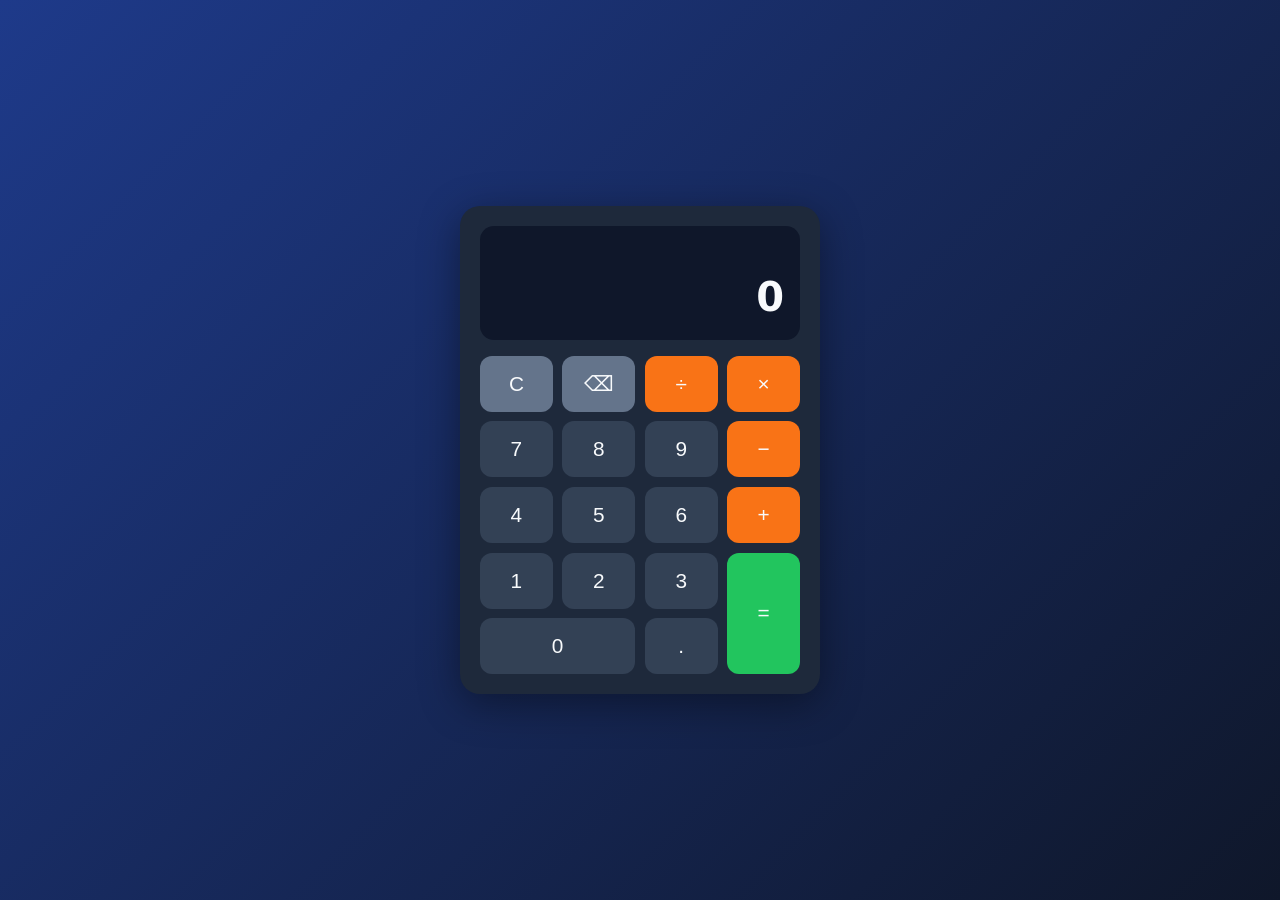
<file: index.html>
<!DOCTYPE html>
<html lang="en">
  <head>
    <meta charset="UTF-8" />
    <meta name="viewport" content="width=device-width, initial-scale=1.0" />
    <title>Calculator</title>
    <link rel="stylesheet" href="/src/style.css" />
  </head>
  <body>
    <div class="calculator">
      <div class="display">
        <div class="expression"></div>
        <div class="result">0</div>
      </div>
      <div class="buttons">
        <button class="function" data-action="clear">C</button>
        <button class="function" data-action="backspace">&#9003;</button>
        <button class="operator" data-action="operator" data-value="/">&#247;</button>
        <button class="operator" data-action="operator" data-value="*">&#215;</button>

        <button data-action="number" data-value="7">7</button>
        <button data-action="number" data-value="8">8</button>
        <button data-action="number" data-value="9">9</button>
        <button class="operator" data-action="operator" data-value="-">&#8722;</button>

        <button data-action="number" data-value="4">4</button>
        <button data-action="number" data-value="5">5</button>
        <button data-action="number" data-value="6">6</button>
        <button class="operator" data-action="operator" data-value="+">+</button>

        <button data-action="number" data-value="1">1</button>
        <button data-action="number" data-value="2">2</button>
        <button data-action="number" data-value="3">3</button>
        <button class="equals" data-action="equals" style="grid-row: span 2;">=</button>

        <button class="span-two" data-action="number" data-value="0">0</button>
        <button data-action="decimal" data-value=".">.</button>
      </div>
    </div>
    <script type="module" src="/src/script.js"></script>
  </body>
</html>
</file>
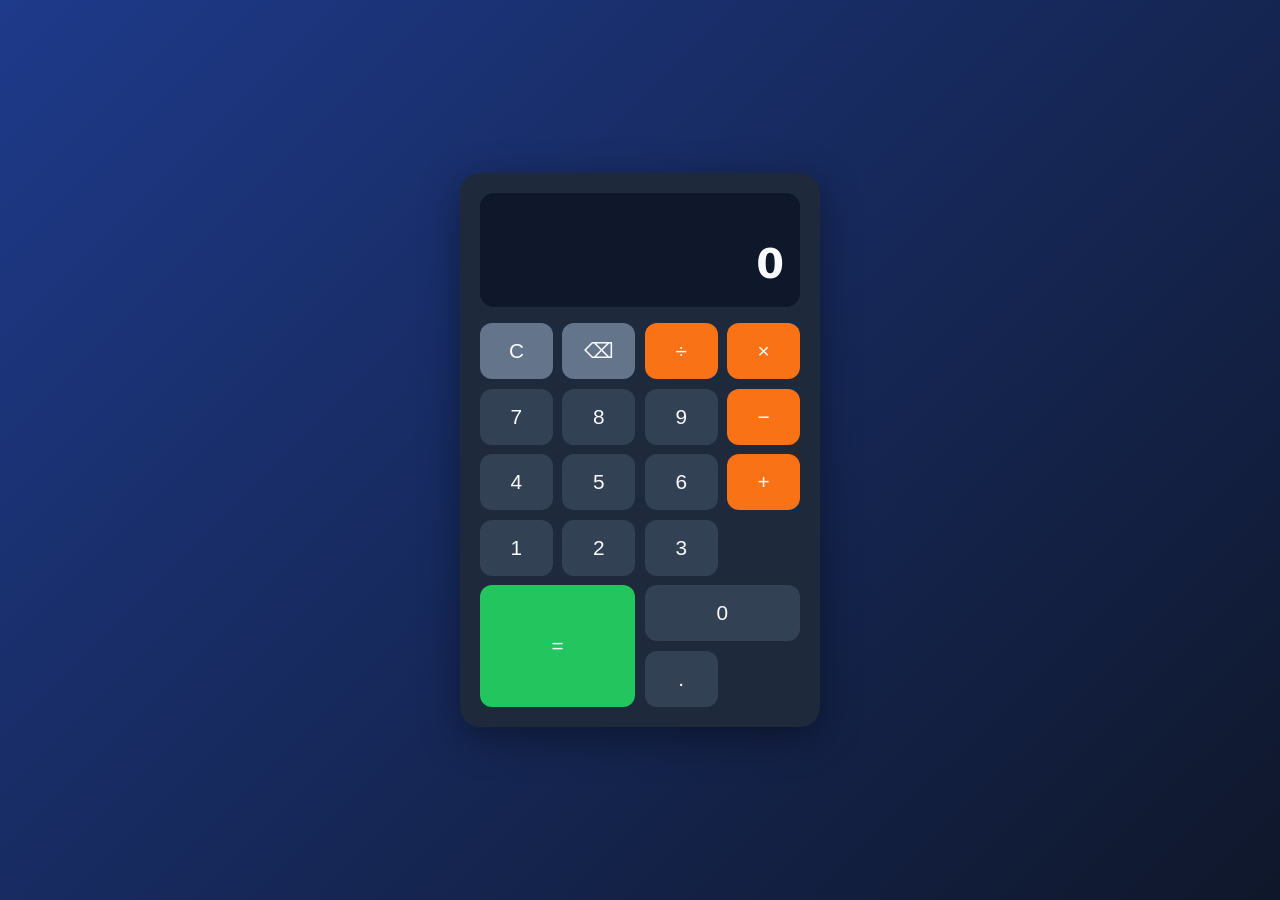
<file: src/index.html>
<!DOCTYPE html>
<html lang="en">
  <head>
    <meta charset="UTF-8" />
    <meta name="viewport" content="width=device-width, initial-scale=1.0" />
    <title>Calculator</title>
    <link rel="stylesheet" href="style.css" />
  </head>
  <body>
    <div class="calculator">
      <div class="display">
        <div class="expression"></div>
        <div class="result">0</div>
      </div>
      <div class="buttons">
        <button class="function" data-action="clear">C</button>
        <button class="function" data-action="backspace">&#9003;</button>
        <button class="operator" data-action="operator" data-value="/">&#247;</button>
        <button class="operator" data-action="operator" data-value="*">&#215;</button>

        <button data-action="number" data-value="7">7</button>
        <button data-action="number" data-value="8">8</button>
        <button data-action="number" data-value="9">9</button>
        <button class="operator" data-action="operator" data-value="-">&#8722;</button>

        <button data-action="number" data-value="4">4</button>
        <button data-action="number" data-value="5">5</button>
        <button data-action="number" data-value="6">6</button>
        <button class="operator" data-action="operator" data-value="+">+</button>

        <button data-action="number" data-value="1">1</button>
        <button data-action="number" data-value="2">2</button>
        <button data-action="number" data-value="3">3</button>
        <button class="equals span-two" data-action="equals" style="grid-row: span 2;">=</button>

        <button class="span-two" data-action="number" data-value="0">0</button>
        <button data-action="decimal" data-value=".">.</button>
      </div>
    </div>
    <script src="script.js"></script>
  </body>
</html>
</file>
<file: src/style.css>
:root {
  --bg: #0f172a;
  --calculator-bg: #1e293b;
  --display-bg: #0f172a;
  --btn-number: #334155;
  --btn-number-hover: #475569;
  --btn-operator: #f97316;
  --btn-operator-hover: #fb923c;
  --btn-function: #64748b;
  --btn-function-hover: #7c8aa5;
  --btn-equals: #22c55e;
  --btn-equals-hover: #4ade80;
  --text: #f8fafc;
  --text-muted: #94a3b8;
  --error: #f87171;
  --shadow: 0 10px 40px rgba(0, 0, 0, 0.4);
}

* {
  margin: 0;
  padding: 0;
  box-sizing: border-box;
}

body {
  font-family: "Segoe UI", system-ui, -apple-system, sans-serif;
  min-height: 100vh;
  display: flex;
  align-items: center;
  justify-content: center;
  background: linear-gradient(135deg, #1e3a8a 0%, #0f172a 100%);
  padding: 1rem;
}

.calculator {
  width: 100%;
  max-width: 360px;
  background: var(--calculator-bg);
  border-radius: 20px;
  box-shadow: var(--shadow);
  padding: 1.25rem;
  display: flex;
  flex-direction: column;
  gap: 1rem;
}

.display {
  background: var(--display-bg);
  border-radius: 14px;
  padding: 1.25rem 1rem;
  text-align: right;
  min-height: 110px;
  display: flex;
  flex-direction: column;
  justify-content: flex-end;
  gap: 0.35rem;
  overflow: hidden;
}

.display .expression {
  color: var(--text-muted);
  font-size: 1.1rem;
  min-height: 1.4rem;
  word-wrap: break-word;
  overflow-wrap: break-word;
}

.display .result {
  color: var(--text);
  font-size: 2.5rem;
  font-weight: 600;
  word-wrap: break-word;
  overflow-wrap: break-word;
}

.display .result.error {
  color: var(--error);
  font-size: 2rem;
}

.buttons {
  display: grid;
  grid-template-columns: repeat(4, 1fr);
  gap: 0.6rem;
}

button {
  border: none;
  border-radius: 12px;
  padding: 1rem 0.5rem;
  font-size: 1.3rem;
  font-weight: 500;
  cursor: pointer;
  color: var(--text);
  background: var(--btn-number);
  transition: background 0.15s ease, transform 0.08s ease;
  user-select: none;
}

button:hover {
  background: var(--btn-number-hover);
}

button:active {
  transform: scale(0.94);
}

button.operator {
  background: var(--btn-operator);
}
button.operator:hover {
  background: var(--btn-operator-hover);
}

button.function {
  background: var(--btn-function);
}
button.function:hover {
  background: var(--btn-function-hover);
}

button.equals {
  background: var(--btn-equals);
}
button.equals:hover {
  background: var(--btn-equals-hover);
}

button.span-two {
  grid-column: span 2;
}

@media (max-width: 400px) {
  .calculator {
    padding: 1rem;
    border-radius: 16px;
    gap: 0.75rem;
  }
  .display .result {
    font-size: 2rem;
  }
  .display {
    padding: 1rem 0.75rem;
    min-height: 90px;
  }
  button {
    padding: 0.85rem 0.4rem;
    font-size: 1.15rem;
  }
}
</file>
